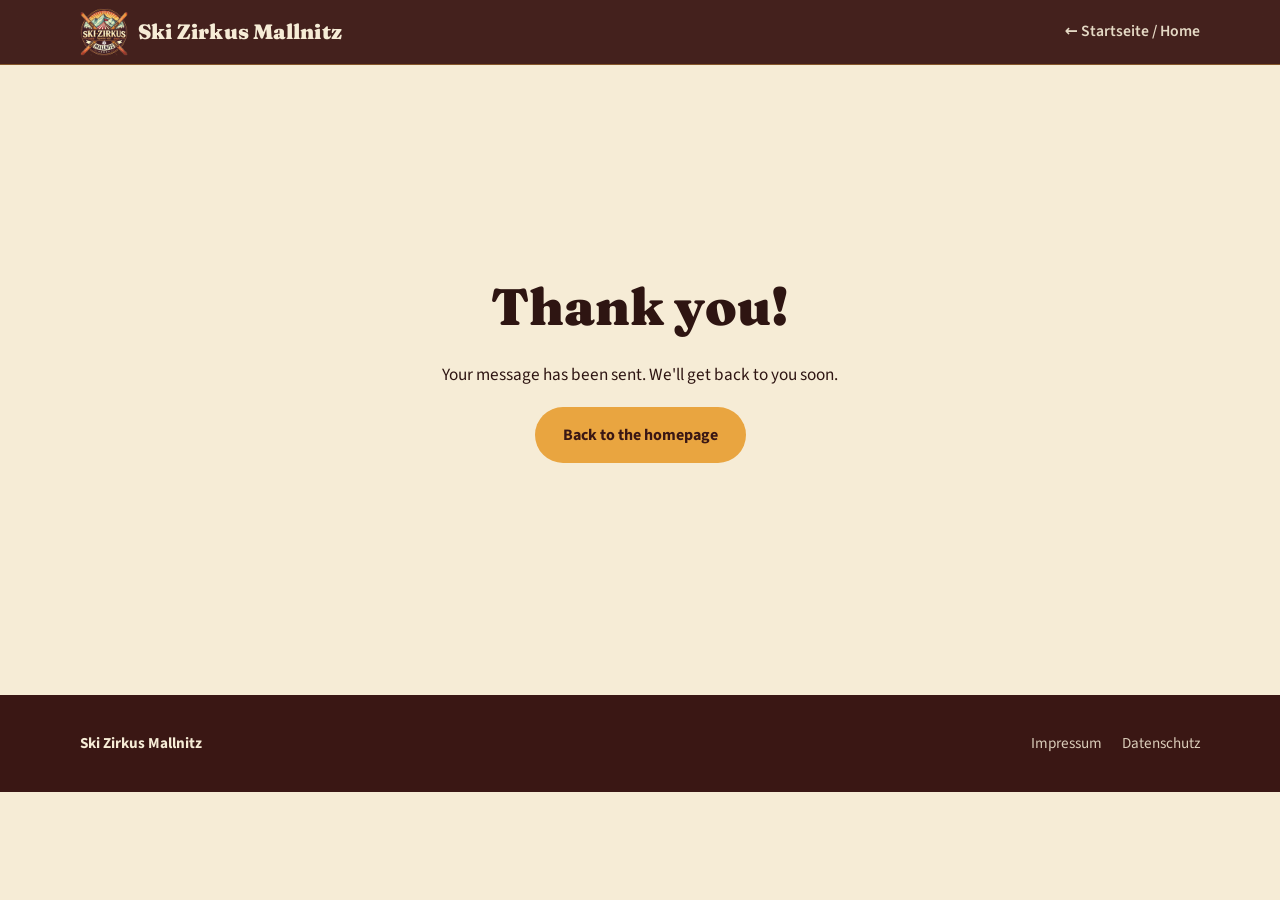
<file: danke.html>
<!doctype html>
<html lang="de">
<head>
  <meta charset="utf-8">
  <meta name="viewport" content="width=device-width, initial-scale=1">
  <title>Danke – Ski Zirkus Mallnitz</title>
  <meta name="robots" content="noindex">
  <link rel="icon" href="img/favicon.png" type="image/png">
  <link rel="apple-touch-icon" href="img/apple-touch-icon.png">
  <meta name="theme-color" content="#3a1714">
  <link rel="stylesheet" href="assets/style.css">
</head>
<body>
<header class="nav"><div class="nav__inner">
  <a href="index.html" class="brand"><img src="img/logo-icon.png" alt="" width="48" height="48"><span>Ski Zirkus Mallnitz</span></a>
  <nav class="nav__links" style="display:flex;position:static;background:none;padding:0;flex-direction:row"><a href="index.html">← Startseite / Home</a></nav>
</div></header>
<main class="page page--center"><div class="wrap wrap--narrow">
<div style="text-align:center">
<h1 data-i18n="thanks_title">Danke!</h1>
<p data-i18n="thanks_text">Ihre Nachricht ist bei uns angekommen. Wir melden uns bald.</p>
<p><a class="btn btn--primary" href="index.html" data-i18n="thanks_back">Zurück zur Startseite</a></p>
</div>
<script src="assets/script.js"></script>
</div></main>
<footer class="footer"><div class="wrap footer__inner"><div><strong>Ski Zirkus Mallnitz</strong></div>
<div class="footer__links"><a href="impressum.html">Impressum</a><a href="datenschutz.html">Datenschutz</a></div></div></footer>
</body></html>
</file>
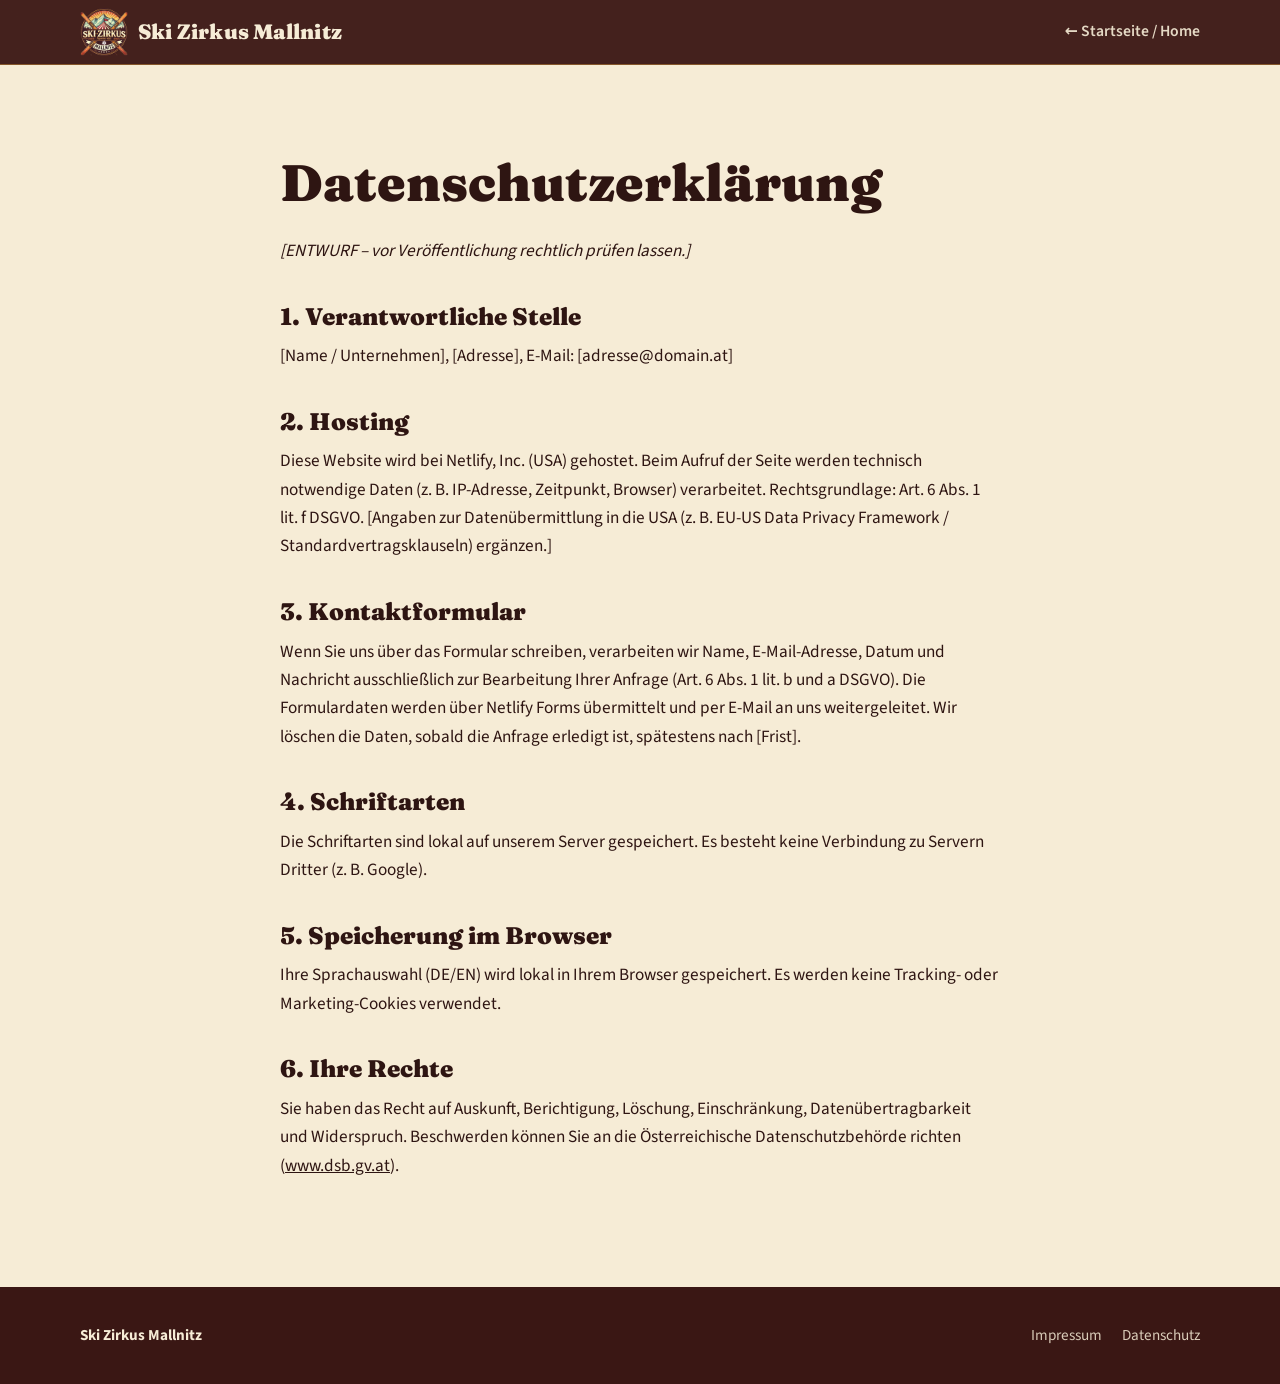
<file: datenschutz.html>
<!doctype html>
<html lang="de">
<head>
  <meta charset="utf-8">
  <meta name="viewport" content="width=device-width, initial-scale=1">
  <title>Datenschutz – Ski Zirkus Mallnitz</title>
  <meta name="robots" content="index">
  <link rel="icon" href="img/favicon.png" type="image/png">
  <link rel="apple-touch-icon" href="img/apple-touch-icon.png">
  <meta name="theme-color" content="#3a1714">
  <link rel="stylesheet" href="assets/style.css">
</head>
<body>
<header class="nav"><div class="nav__inner">
  <a href="index.html" class="brand"><img src="img/logo-icon.png" alt="" width="48" height="48"><span>Ski Zirkus Mallnitz</span></a>
  <nav class="nav__links" style="display:flex;position:static;background:none;padding:0;flex-direction:row"><a href="index.html">← Startseite / Home</a></nav>
</div></header>
<main class="page"><div class="wrap wrap--narrow">
<h1>Datenschutzerklärung</h1>
<p><em>[ENTWURF – vor Veröffentlichung rechtlich prüfen lassen.]</em></p>
<h2>1. Verantwortliche Stelle</h2>
<p>[Name / Unternehmen], [Adresse], E-Mail: [adresse@domain.at]</p>
<h2>2. Hosting</h2>
<p>Diese Website wird bei Netlify, Inc. (USA) gehostet. Beim Aufruf der Seite werden technisch notwendige Daten (z. B. IP-Adresse, Zeitpunkt, Browser) verarbeitet. Rechtsgrundlage: Art. 6 Abs. 1 lit. f DSGVO. [Angaben zur Datenübermittlung in die USA (z. B. EU-US Data Privacy Framework / Standardvertragsklauseln) ergänzen.]</p>
<h2>3. Kontaktformular</h2>
<p>Wenn Sie uns über das Formular schreiben, verarbeiten wir Name, E-Mail-Adresse, Datum und Nachricht ausschließlich zur Bearbeitung Ihrer Anfrage (Art. 6 Abs. 1 lit. b und a DSGVO). Die Formulardaten werden über Netlify Forms übermittelt und per E-Mail an uns weitergeleitet. Wir löschen die Daten, sobald die Anfrage erledigt ist, spätestens nach [Frist].</p>
<h2>4. Schriftarten</h2>
<p>Die Schriftarten sind lokal auf unserem Server gespeichert. Es besteht keine Verbindung zu Servern Dritter (z. B. Google).</p>
<h2>5. Speicherung im Browser</h2>
<p>Ihre Sprachauswahl (DE/EN) wird lokal in Ihrem Browser gespeichert. Es werden keine Tracking- oder Marketing-Cookies verwendet.</p>
<h2>6. Ihre Rechte</h2>
<p>Sie haben das Recht auf Auskunft, Berichtigung, Löschung, Einschränkung, Datenübertragbarkeit und Widerspruch. Beschwerden können Sie an die Österreichische Datenschutzbehörde richten (<a href="https://www.dsb.gv.at" target="_blank" rel="noopener">www.dsb.gv.at</a>).</p>
</div></main>
<footer class="footer"><div class="wrap footer__inner"><div><strong>Ski Zirkus Mallnitz</strong></div>
<div class="footer__links"><a href="impressum.html">Impressum</a><a href="datenschutz.html">Datenschutz</a></div></div></footer>
</body></html>
</file>
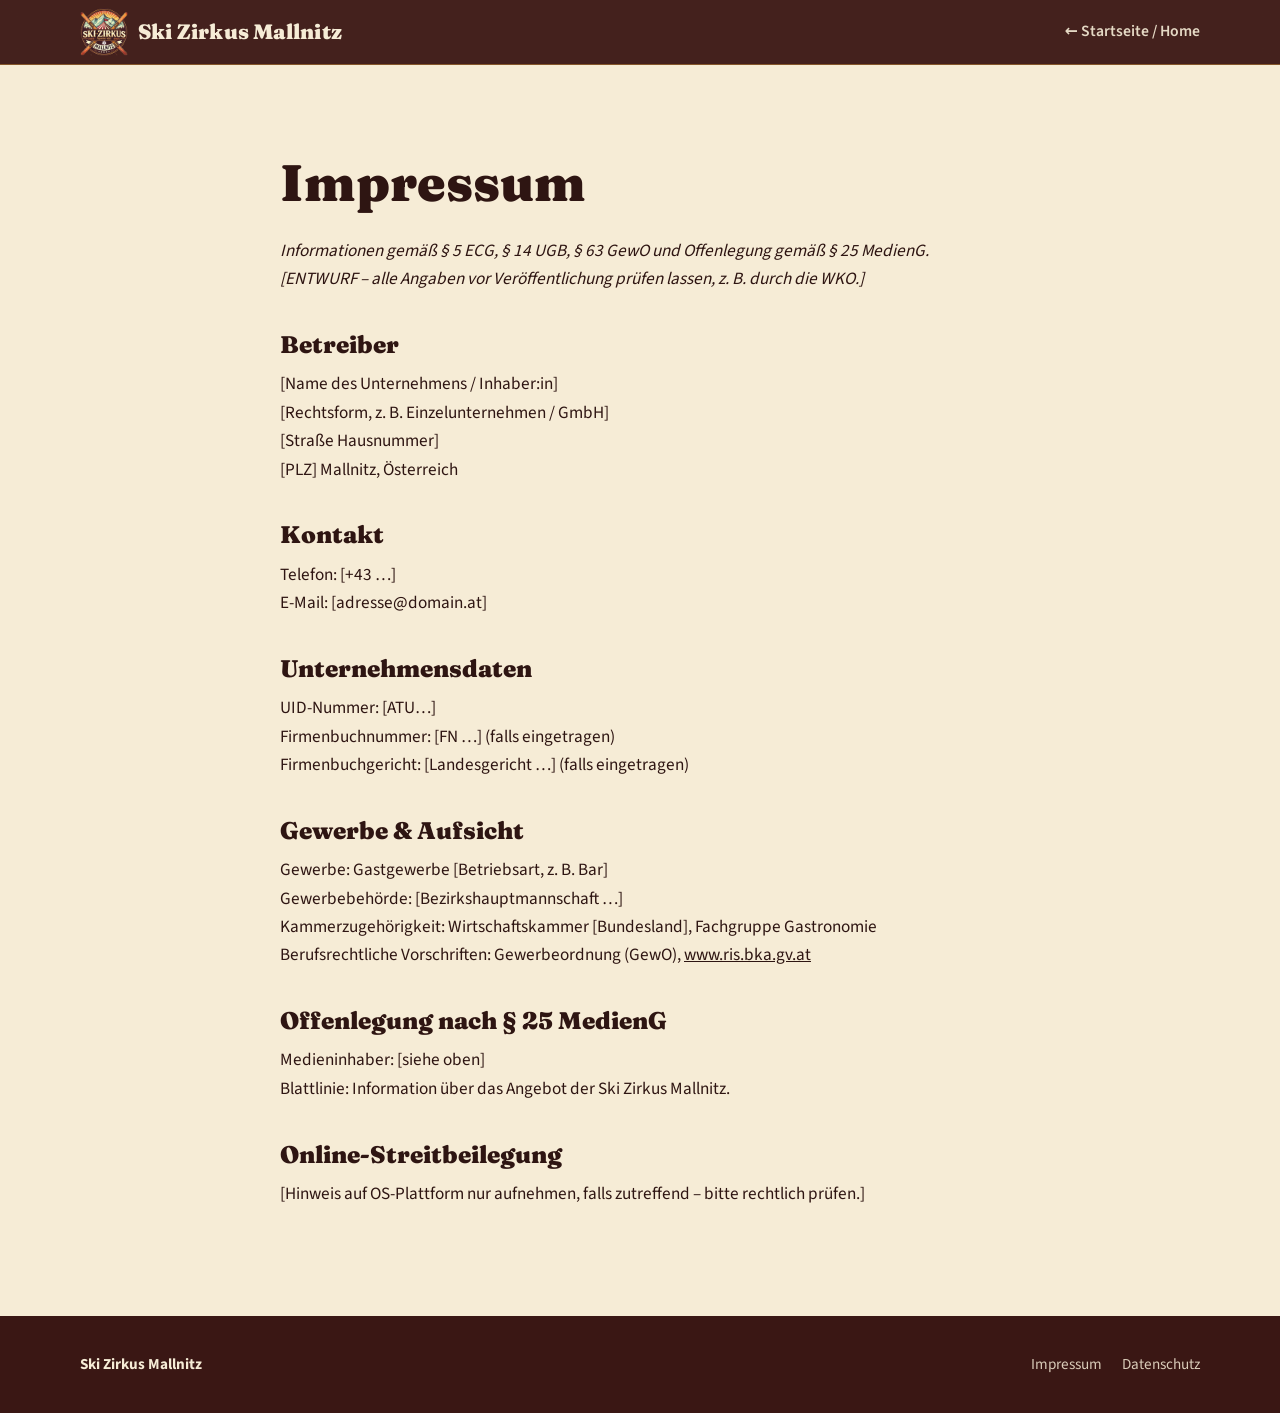
<file: impressum.html>
<!doctype html>
<html lang="de">
<head>
  <meta charset="utf-8">
  <meta name="viewport" content="width=device-width, initial-scale=1">
  <title>Impressum – Ski Zirkus Mallnitz</title>
  <meta name="robots" content="index">
  <link rel="icon" href="img/favicon.png" type="image/png">
  <link rel="apple-touch-icon" href="img/apple-touch-icon.png">
  <meta name="theme-color" content="#3a1714">
  <link rel="stylesheet" href="assets/style.css">
</head>
<body>
<header class="nav"><div class="nav__inner">
  <a href="index.html" class="brand"><img src="img/logo-icon.png" alt="" width="48" height="48"><span>Ski Zirkus Mallnitz</span></a>
  <nav class="nav__links" style="display:flex;position:static;background:none;padding:0;flex-direction:row"><a href="index.html">← Startseite / Home</a></nav>
</div></header>
<main class="page"><div class="wrap wrap--narrow">
<h1>Impressum</h1>
<p><em>Informationen gemäß § 5 ECG, § 14 UGB, § 63 GewO und Offenlegung gemäß § 25 MedienG. [ENTWURF – alle Angaben vor Veröffentlichung prüfen lassen, z. B. durch die WKO.]</em></p>
<h2>Betreiber</h2>
<p>[Name des Unternehmens / Inhaber:in]<br>[Rechtsform, z. B. Einzelunternehmen / GmbH]<br>[Straße Hausnummer]<br>[PLZ] Mallnitz, Österreich</p>
<h2>Kontakt</h2>
<p>Telefon: [+43 …]<br>E-Mail: [adresse@domain.at]</p>
<h2>Unternehmensdaten</h2>
<p>UID-Nummer: [ATU…]<br>Firmenbuchnummer: [FN …] (falls eingetragen)<br>Firmenbuchgericht: [Landesgericht …] (falls eingetragen)</p>
<h2>Gewerbe &amp; Aufsicht</h2>
<p>Gewerbe: Gastgewerbe [Betriebsart, z. B. Bar]<br>Gewerbebehörde: [Bezirkshauptmannschaft …]<br>Kammerzugehörigkeit: Wirtschaftskammer [Bundesland], Fachgruppe Gastronomie<br>Berufsrechtliche Vorschriften: Gewerbeordnung (GewO), <a href="https://www.ris.bka.gv.at" target="_blank" rel="noopener">www.ris.bka.gv.at</a></p>
<h2>Offenlegung nach § 25 MedienG</h2>
<p>Medieninhaber: [siehe oben]<br>Blattlinie: Information über das Angebot der Ski Zirkus Mallnitz.</p>
<h2>Online-Streitbeilegung</h2>
<p>[Hinweis auf OS-Plattform nur aufnehmen, falls zutreffend – bitte rechtlich prüfen.]</p>
</div></main>
<footer class="footer"><div class="wrap footer__inner"><div><strong>Ski Zirkus Mallnitz</strong></div>
<div class="footer__links"><a href="impressum.html">Impressum</a><a href="datenschutz.html">Datenschutz</a></div></div></footer>
</body></html>
</file>
<file: assets/style.css>
/* Lettertypen lokaal (geen Google-verbinding, DSGVO-vriendelijk). Licentie: SIL OFL 1.1 */
@font-face { font-family: "Fraunces"; src: url("fonts/fraunces.woff2") format("woff2"); font-weight: 100 900; font-display: swap; }
@font-face { font-family: "Source Sans 3"; src: url("fonts/source-sans-3.woff2") format("woff2"); font-weight: 200 900; font-display: swap; }

/* ===== Kleuren & basis ===== */
:root {
  /* Palet afgeleid van het logo: bordeaux-bruin, vintage crème, zeegroen, goud-oranje en circusrood */
  --wood-900: #3a1714;   /* bordeaux-bruin (nav, footer, donkere secties) */
  --wood-800: #4f211b;
  --wood-700: #6b2e22;
  --cocoa: #346a64;      /* zeegroen (prijzen, accenten) */
  --amber: #e9a540;      /* goud-oranje (knoppen) */
  --amber-dark: #d0862a;
  --ember: #c4352c;      /* circusrood */
  --cream: #f6ecd6;      /* vintage crème */
  --cream-2: #ecdcb8;
  --snow: #fffaf0;
  --night: #2c5653;      /* diep zeegroen (galerij) */
  --night-2: #4d8a83;
  --ink: #2e1512;
  --muted: #6d4a3e;
  --radius: 14px;
  --shadow: 0 10px 30px rgba(58, 23, 20, .18);
  --font-head: "Fraunces", Georgia, serif;
  --font-body: "Source Sans 3", system-ui, sans-serif;
}

*, *::before, *::after { box-sizing: border-box; }
html { scroll-behavior: smooth; scroll-padding-top: 72px; }
@media (prefers-reduced-motion: reduce) { html { scroll-behavior: auto; } }

body {
  margin: 0;
  font-family: var(--font-body);
  font-size: 1.075rem;
  line-height: 1.65;
  color: var(--ink);
  background: var(--cream);
}
img { max-width: 100%; display: block; }
a { color: inherit; }
h1, h2, h3 { font-family: var(--font-head); line-height: 1.1; margin: 0 0 .5em; }
h2 { font-size: clamp(2rem, 4.5vw, 3rem); font-weight: 900; }
h3 { font-size: 1.35rem; font-weight: 700; }
p { margin: 0 0 1em; }

.wrap { width: min(1120px, 100% - 32px); margin-inline: auto; }
.wrap--narrow { width: min(720px, 100% - 32px); }
.hidden { position: absolute; left: -9999px; }

/* ===== Navigatie ===== */
.nav {
  position: sticky; top: 0; z-index: 50;
  background: rgba(58, 23, 20, .95);
  backdrop-filter: blur(8px);
  color: var(--cream);
  border-bottom: 1px solid rgba(233, 165, 64, .4);
}
.nav__inner { display: flex; align-items: center; justify-content: space-between; height: 64px; width: min(1120px, 100% - 32px); margin-inline: auto; }
.brand { display: flex; align-items: center; gap: 10px; text-decoration: none; font-family: var(--font-head); font-weight: 900; font-size: 1.3rem; letter-spacing: .01em; }
.nav__links { display: flex; align-items: center; gap: 22px; }
.nav__links a { text-decoration: none; font-weight: 600; font-size: .98rem; opacity: .9; }
.nav__links a:hover { color: var(--amber); opacity: 1; }
.lang { display: flex; border: 1px solid rgba(247, 239, 226, .4); border-radius: 999px; overflow: hidden; }
.lang button { background: none; border: 0; color: var(--cream); font: 700 .85rem var(--font-body); padding: 6px 12px; cursor: pointer; }
.lang button[aria-pressed="true"] { background: var(--amber); color: var(--wood-900); }

.nav__toggle { display: none; background: none; border: 0; width: 44px; height: 44px; cursor: pointer; padding: 10px; }
.nav__toggle span { display: block; height: 2px; background: var(--cream); margin: 5px 0; border-radius: 2px; transition: transform .2s, opacity .2s; }

@media (max-width: 880px) {
  .nav__toggle { display: block; }
  .nav__links {
    position: absolute; top: 64px; left: 0; right: 0;
    flex-direction: column; align-items: stretch; gap: 0;
    background: var(--wood-900); padding: 8px 16px 20px;
    display: none;
  }
  .nav__links.open { display: flex; }
  .nav__links a { padding: 12px 4px; border-bottom: 1px solid rgba(247,239,226,.1); }
  .lang { align-self: flex-start; margin-top: 14px; }
  .nav__toggle[aria-expanded="true"] span:nth-child(1) { transform: translateY(7px) rotate(45deg); }
  .nav__toggle[aria-expanded="true"] span:nth-child(2) { opacity: 0; }
  .nav__toggle[aria-expanded="true"] span:nth-child(3) { transform: translateY(-7px) rotate(-45deg); }
}

/* ===== Knoppen ===== */
.btn { display: inline-block; text-decoration: none; font-weight: 700; padding: 13px 26px; border-radius: 999px; border: 2px solid transparent; cursor: pointer; font-size: 1rem; font-family: var(--font-body); transition: transform .15s, background .15s; }
.btn:hover { transform: translateY(-2px); }
.btn--primary { background: var(--amber); color: var(--wood-900); }
.btn--primary:hover { background: #f2b85c; }
.btn--ghost { border-color: var(--cream); color: var(--cream); }
.btn--ghost:hover { background: rgba(247,239,226,.12); }
.btn--block { width: 100%; }

/* ===== Hero ===== */
.hero {
  position: relative; overflow: hidden;
  min-height: min(92vh, 820px);
  display: grid; place-items: center; text-align: center;
  color: var(--snow);
  /* Eigen foto: vervang img/hero.jpg (liggend, ca. 2400 px breed). De donkere laag houdt de tekst leesbaar. */
  background:
    linear-gradient(180deg, rgba(58,23,20,.55) 0%, rgba(58,23,20,.3) 45%, rgba(58,23,20,.7) 100%),
    url("../img/hero.jpg") center / cover no-repeat,
    linear-gradient(160deg, #8fbcae, var(--night));
}
.snow { position: absolute; inset: 0; width: 100%; height: 100%; pointer-events: none; z-index: 2; }
.hero__content { position: relative; z-index: 3; padding: 96px 16px 120px; max-width: 820px; }
.hero h1 { font-size: clamp(3rem, 10vw, 6.5rem); font-weight: 900; text-shadow: 0 4px 24px rgba(0,0,0,.35); margin-bottom: .3em; line-height: 1; }
.h1-sub { display: block; font-size: .42em; font-weight: 700; letter-spacing: .32em; text-transform: uppercase; margin-top: .35em; color: var(--amber); }
.kicker { text-transform: uppercase; letter-spacing: .22em; font-weight: 700; font-size: .85rem; color: var(--snow); opacity: .9; }
.hero__tagline { font-size: clamp(1.1rem, 2.3vw, 1.4rem); max-width: 34ch; margin: 0 auto 1.8em; opacity: .95; }
.hero__cta { display: flex; justify-content: center; margin-top: 2.2em; }
.hero__cta .btn { padding: 15px 38px; font-size: 1.08rem; box-shadow: 0 8px 22px rgba(0,0,0,.3); }

/* ===== Secties ===== */
.section { padding: clamp(64px, 10vw, 110px) 0; position: relative; }
.section--cream { background: var(--cream); }
.section--wood {
  color: var(--cream);
  background:
    repeating-linear-gradient(90deg, rgba(0,0,0,.08) 0 2px, transparent 2px 120px),
    repeating-linear-gradient(0deg, rgba(255,255,255,.025) 0 1px, transparent 1px 9px),
    linear-gradient(180deg, var(--wood-800), var(--wood-900));
}
.section--night { color: var(--snow); background: linear-gradient(180deg, var(--night), #1d3a38); }
.eyebrow { text-transform: uppercase; letter-spacing: .2em; font-weight: 700; font-size: .8rem; color: var(--ember); margin-bottom: .6em; }
.eyebrow--light { color: var(--amber); }
.lead { font-size: 1.2rem; opacity: .9; }
.note { font-size: .92rem; opacity: .75; }
.note--center { text-align: center; margin-top: 2em; }

.split { display: grid; grid-template-columns: 1.1fr 1fr; gap: clamp(32px, 6vw, 72px); align-items: center; }
@media (max-width: 820px) { .split { grid-template-columns: 1fr; } }

.perks { list-style: none; padding: 0; margin: 1.5em 0 0; display: grid; gap: 10px; }
.perks li { padding-left: 34px; position: relative; font-weight: 600; }
.perks li::before { content: "❄"; position: absolute; left: 4px; top: 0; color: var(--ember); }

.photo { margin: 0; border-radius: var(--radius); overflow: hidden; box-shadow: var(--shadow); border: 6px solid var(--snow); transform: rotate(1.5deg); }
.photo img { width: 100%; height: 100%; object-fit: cover; aspect-ratio: 4/5; }

/* ===== Openingstijden ===== */
.hours { display: grid; grid-template-columns: 1.4fr 1fr; gap: 24px; margin-top: 1.5em; }
@media (max-width: 820px) { .hours { grid-template-columns: 1fr; } }
.card { border-radius: var(--radius); padding: clamp(24px, 4vw, 36px); }
.card--hours { background: var(--cream); color: var(--ink); box-shadow: var(--shadow); }
.season { font-family: var(--font-head); font-weight: 700; font-size: 1.2rem; color: var(--cocoa); }
.hours__list { margin: 0 0 1em; }
.hours__list div { display: flex; justify-content: space-between; gap: 16px; padding: 12px 0; border-bottom: 1px dashed rgba(107,46,34,.25); }
.hours__list dt { font-weight: 600; }
.hours__list dd { margin: 0; font-weight: 700; font-variant-numeric: tabular-nums; }
.card--event { background: linear-gradient(150deg, var(--ember), #8e221c); color: var(--snow); box-shadow: var(--shadow); }
.badge { display: inline-block; background: var(--amber); color: var(--wood-900); font-weight: 700; font-size: .78rem; text-transform: uppercase; letter-spacing: .12em; padding: 4px 12px; border-radius: 999px; margin-bottom: 1em; }

/* ===== Menu ===== */
.menu { display: grid; grid-template-columns: repeat(3, 1fr); gap: 24px; margin-top: 1.5em; }
@media (max-width: 880px) { .menu { grid-template-columns: 1fr; } }
.menu__col { background: var(--snow); border-radius: var(--radius); padding: 28px; box-shadow: 0 4px 14px rgba(58,23,20,.08); border-top: 5px solid var(--amber); }
.menu__col:nth-child(2) { border-top-color: var(--cocoa); }
.menu__col:nth-child(3) { border-top-color: var(--ember); }
.menu__col ul { list-style: none; padding: 0; margin: 0; }
.menu__col li { display: flex; justify-content: space-between; gap: 12px; padding: 9px 0; border-bottom: 1px dotted rgba(107,46,34,.25); }
.price { font-weight: 700; white-space: nowrap; color: var(--cocoa); }

/* ===== Galerij ===== */
.gallery { display: grid; grid-template-columns: repeat(3, 1fr); grid-auto-rows: 220px; gap: 14px; margin-top: 1.5em; }
.g { margin: 0; border-radius: var(--radius); overflow: hidden; }
.g--wide { grid-column: span 2; }
.g img { width: 100%; height: 100%; object-fit: cover; transition: transform .5s; }
.g:hover img { transform: scale(1.05); }
@media (max-width: 700px) {
  .gallery { grid-template-columns: 1fr 1fr; grid-auto-rows: 160px; }
  .g--wide { grid-column: span 2; }
}

/* ===== Anfahrt ===== */
address { font-style: normal; font-size: 1.15rem; margin: 0 0 1em; line-height: 1.6; }
.map { border-radius: var(--radius); overflow: hidden; box-shadow: var(--shadow); aspect-ratio: 4/3; background: var(--cream-2); }
.map img, .map iframe { width: 100%; height: 100%; object-fit: cover; border: 0; }

/* ===== Formulier ===== */
.form { display: grid; gap: 18px; margin-top: 1.5em; background: rgba(247,239,226,.06); border: 1px solid rgba(247,239,226,.18); padding: clamp(20px, 4vw, 36px); border-radius: var(--radius); }
.form__row { display: grid; grid-template-columns: 1fr 1fr; gap: 18px; }
@media (max-width: 600px) { .form__row { grid-template-columns: 1fr; } }
.form label { display: grid; gap: 6px; font-weight: 600; font-size: .95rem; }
.form input, .form select, .form textarea {
  font: inherit; font-weight: 400; color: var(--ink);
  background: var(--cream); border: 2px solid transparent; border-radius: 10px; padding: 12px 14px; width: 100%;
}
.form input:focus, .form select:focus, .form textarea:focus { outline: none; border-color: var(--amber); }
.form .check { display: flex; gap: 12px; align-items: flex-start; font-weight: 400; font-size: .92rem; }
.form .check input { width: 20px; height: 20px; margin-top: 3px; flex: none; accent-color: var(--amber); }
.form .check a { color: var(--amber); }

/* ===== Footer ===== */
.footer { background: var(--wood-900); color: var(--cream); padding: 36px 0; font-size: .95rem; }
.footer__inner { display: flex; justify-content: space-between; gap: 20px; flex-wrap: wrap; align-items: center; }
.footer__links { display: flex; gap: 20px; flex-wrap: wrap; }
.footer__links a { text-decoration: none; opacity: .85; }
.footer__links a:hover { color: var(--amber); opacity: 1; }

/* ===== Subpagina's (Impressum, Datenschutz, Danke) ===== */
.page { padding: clamp(48px, 8vw, 90px) 0; min-height: 70vh; }
.page h1 { font-size: clamp(2.2rem, 5vw, 3.2rem); font-weight: 900; }
.page h2 { font-size: 1.5rem; margin-top: 1.6em; }
.page--center { text-align: center; display: grid; place-items: center; }

:focus-visible { outline: 3px solid var(--amber); outline-offset: 3px; }

/* ===== Logo in de hero ===== */
.hero__logo { position: relative; margin: 0 auto .4em; width: clamp(260px, 40vw, 440px); }
.hero__logo img { position: relative; z-index: 1; width: 100%; height: auto; filter: drop-shadow(0 12px 30px rgba(0,0,0,.45)); }
.hero__logo::before { /* zonnestralen zoals in het logo */
  content: ""; position: absolute; inset: -45%; z-index: 0; border-radius: 50%;
  background: repeating-conic-gradient(rgba(233,165,64,.22) 0 5deg, transparent 5deg 12deg);
  -webkit-mask: radial-gradient(circle, #000 30%, transparent 70%); mask: radial-gradient(circle, #000 30%, transparent 70%);
}
.hero__content { padding-top: 56px; }

/* ===== Openingstijden-blok onder het logo ===== */
.hero__hours {
  margin: 2em auto 0; max-width: 420px; text-align: left;
  background: rgba(58, 23, 20, .82); backdrop-filter: blur(6px);
  border: 2px solid var(--amber); border-radius: var(--radius);
  padding: 22px 26px 14px; box-shadow: 0 12px 30px rgba(0,0,0,.35);
}
.hero__hours-title { font-size: 1.5rem; margin: 0 0 .15em; text-align: center; color: var(--amber); }
.hero__hours-season { text-align: center; font-size: .95rem; margin: 0 0 .6em; opacity: .9; }
.hero__hours dl { margin: 0; }
.hero__hours dl div { display: flex; justify-content: space-between; gap: 16px; padding: 8px 0; border-top: 1px dashed rgba(246,236,214,.25); }
.hero__hours dt { font-weight: 600; }
.hero__hours dd { margin: 0; font-weight: 700; font-variant-numeric: tabular-nums; white-space: nowrap; }
</file>
